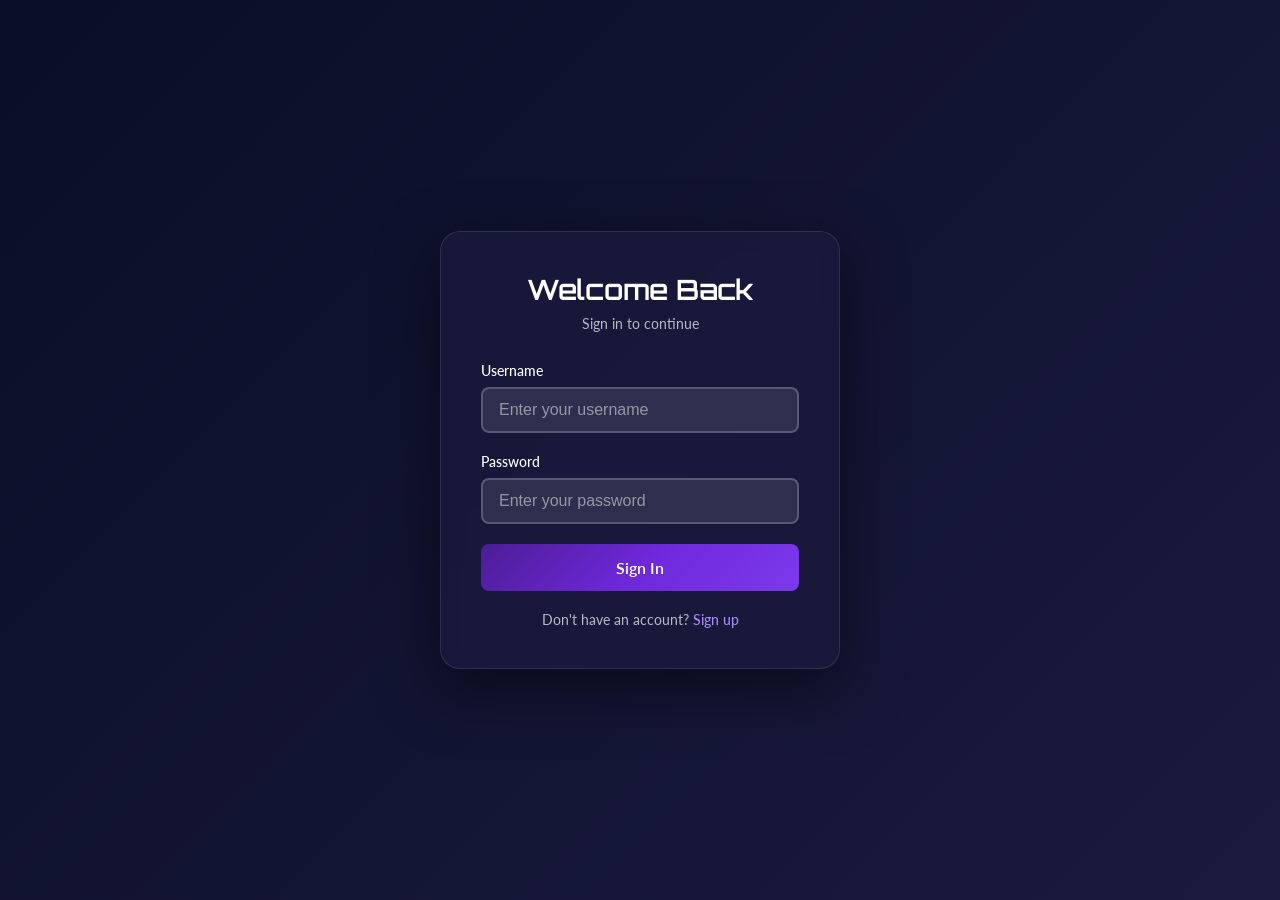
<file: templates/login.html>
<!DOCTYPE html>
<html lang="en">
<head>
    <meta charset="UTF-8">
    <meta name="viewport" content="width=device-width, initial-scale=1.0">
    <title>Login - AI Chat</title>
    <link rel="stylesheet" href="/static/css/style.css">
</head>
<body class="auth-page">
    <div class="auth-container">
        <div class="auth-card">
            <h1>Welcome Back</h1>
            <p class="auth-subtitle">Sign in to continue</p>
            
            <form id="loginForm" class="auth-form">
                <div class="form-group">
                    <label for="username">Username</label>
                    <input 
                        type="text" 
                        id="username" 
                        name="username" 
                        required 
                        autocomplete="username"
                        placeholder="Enter your username"
                    >
                </div>
                
                <div class="form-group">
                    <label for="password">Password</label>
                    <input 
                        type="password" 
                        id="password" 
                        name="password" 
                        required 
                        autocomplete="current-password"
                        placeholder="Enter your password"
                    >
                </div>
                
                <div class="error-message" id="errorMessage"></div>
                
                <button type="submit" class="auth-button" id="submitButton">
                    Sign In
                </button>
            </form>
            
            <p class="auth-footer">
                Don't have an account? <a href="/register">Sign up</a>
            </p>
        </div>
    </div>
    <script src="/static/js/auth.js"></script>
</body>
</html>
</file>
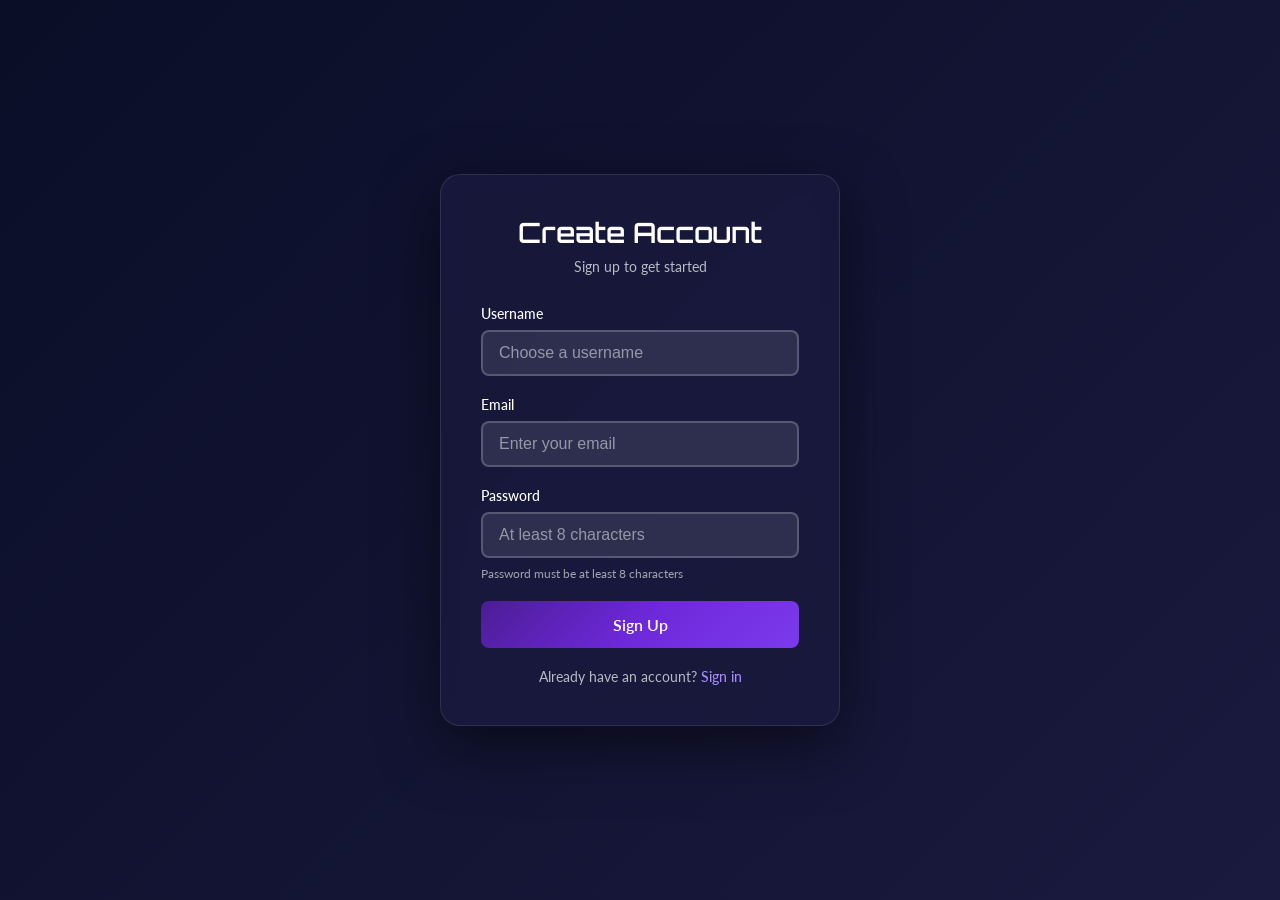
<file: templates/register.html>
<!DOCTYPE html>
<html lang="en">
<head>
    <meta charset="UTF-8">
    <meta name="viewport" content="width=device-width, initial-scale=1.0">
    <title>Register - AI Chat</title>
    <link rel="stylesheet" href="/static/css/style.css">
</head>
<body class="auth-page">
    <div class="auth-container">
        <div class="auth-card">
            <h1>Create Account</h1>
            <p class="auth-subtitle">Sign up to get started</p>
            
            <form id="registerForm" class="auth-form">
                <div class="form-group">
                    <label for="username">Username</label>
                    <input 
                        type="text" 
                        id="username" 
                        name="username" 
                        required 
                        autocomplete="username"
                        placeholder="Choose a username"
                        minlength="3"
                    >
                </div>
                
                <div class="form-group">
                    <label for="email">Email</label>
                    <input 
                        type="email" 
                        id="email" 
                        name="email" 
                        required 
                        autocomplete="email"
                        placeholder="Enter your email"
                    >
                </div>
                
                <div class="form-group">
                    <label for="password">Password</label>
                    <input 
                        type="password" 
                        id="password" 
                        name="password" 
                        required 
                        autocomplete="new-password"
                        placeholder="At least 8 characters"
                        minlength="8"
                    >
                    <small class="form-hint">Password must be at least 8 characters</small>
                </div>
                
                <div class="error-message" id="errorMessage"></div>
                
                <button type="submit" class="auth-button" id="submitButton">
                    Sign Up
                </button>
            </form>
            
            <p class="auth-footer">
                Already have an account? <a href="/login">Sign in</a>
            </p>
        </div>
    </div>
    <script src="/static/js/auth.js"></script>
</body>
</html>
</file>
<file: static/css/style.css>
@import url('https://fonts.googleapis.com/css2?family=Lato:wght@300;400;700&display=swap');

/* Science Gothic font - if you have the font files, uncomment and update the paths below */
/*
@font-face {
    font-family: 'Science Gothic';
    src: url('/static/fonts/ScienceGothic-Regular.woff2') format('woff2'),
         url('/static/fonts/ScienceGothic-Regular.woff') format('woff');
    font-weight: normal;
    font-style: normal;
}
*/

/* Using Orbitron as a similar alternative until Science Gothic is added */
@import url('https://fonts.googleapis.com/css2?family=Orbitron:wght@400;500;600;700;800;900&display=swap');

* {
    margin: 0;
    padding: 0;
    box-sizing: border-box;
}

body {
    font-family: 'Lato', -apple-system, BlinkMacSystemFont, 'Segoe UI', 'Roboto', 'Oxygen', 'Ubuntu', 'Cantarell', 'Fira Sans', 'Droid Sans', 'Helvetica Neue', sans-serif;
    margin: 0;
    padding: 0;
    height: 100vh;
    overflow: hidden;
    background: linear-gradient(135deg, #0a0e27 0%, #1a1a3e 25%, #2d1b4e 50%, #1a1a3e 75%, #0a0e27 100%);
    background-size: 400% 400%;
    animation: gradientShift 15s ease infinite;
    color: #ffffff;
}

@keyframes gradientShift {
    0% { background-position: 0% 50%; }
    50% { background-position: 100% 50%; }
    100% { background-position: 0% 50%; }
}

/* Headers, titles, and static elements use Science Gothic (Orbitron as fallback) */
h1, h2, h3, h4, h5, h6,
.chat-header h1,
.conversation-title,
.auth-card h1,
.sidebar-header,
.username {
    font-family: 'Science Gothic', 'Orbitron', sans-serif;
    font-weight: 600;
}

/* Auth Page Styles */
body.auth-page {
    background: linear-gradient(135deg, #0a0e27 0%, #1a1a3e 25%, #2d1b4e 50%, #1a1a3e 75%, #0a0e27 100%);
    background-size: 400% 400%;
    animation: gradientShift 15s ease infinite;
    display: flex;
    justify-content: center;
    align-items: center;
    padding: 20px;
}

.auth-container {
    width: 100%;
    max-width: 400px;
}

.auth-card {
    background: rgba(26, 26, 62, 0.8);
    backdrop-filter: blur(10px);
    border: 1px solid rgba(255, 255, 255, 0.1);
    border-radius: 20px;
    padding: 40px;
    box-shadow: 0 20px 60px rgba(0, 0, 0, 0.5);
}

.auth-card h1 {
    font-size: 28px;
    margin-bottom: 8px;
    color: #ffffff;
    text-align: center;
}

.auth-subtitle {
    text-align: center;
    color: rgba(255, 255, 255, 0.7);
    margin-bottom: 30px;
    font-size: 14px;
}

.auth-form {
    display: flex;
    flex-direction: column;
    gap: 20px;
}

.form-group {
    display: flex;
    flex-direction: column;
    gap: 8px;
}

.form-group label {
    font-size: 14px;
    font-weight: 500;
    color: #ffffff;
}

.form-group input {
    padding: 12px 16px;
    border: 2px solid rgba(255, 255, 255, 0.2);
    border-radius: 8px;
    font-size: 16px;
    font-family: 'Lato', inherit;
    background: rgba(255, 255, 255, 0.1);
    color: #ffffff;
    transition: border-color 0.2s, background 0.2s;
}

.form-group input::placeholder {
    color: rgba(255, 255, 255, 0.5);
}

.form-group input:focus {
    outline: none;
    border-color: #8b5cf6;
    background: rgba(255, 255, 255, 0.15);
}

.form-hint {
    font-size: 12px;
    color: rgba(255, 255, 255, 0.6);
}

.error-message {
    display: none;
    padding: 12px;
    background: rgba(220, 38, 38, 0.2);
    color: #ff6b6b;
    border: 1px solid rgba(220, 38, 38, 0.3);
    border-radius: 8px;
    font-size: 14px;
    text-align: center;
}

.auth-button {
    padding: 14px;
    background: linear-gradient(135deg, #4c1d95 0%, #6d28d9 50%, #7c3aed 100%);
    color: white;
    border: none;
    border-radius: 8px;
    font-size: 16px;
    font-weight: 600;
    cursor: pointer;
    transition: transform 0.2s, box-shadow 0.2s;
    font-family: 'Lato', sans-serif;
}

.auth-button:hover {
    transform: translateY(-2px);
    box-shadow: 0 4px 12px rgba(139, 92, 246, 0.5);
}

.auth-button:active {
    transform: translateY(0);
}

.auth-button:disabled {
    opacity: 0.6;
    cursor: not-allowed;
    transform: none;
}

.auth-footer {
    text-align: center;
    margin-top: 20px;
    font-size: 14px;
    color: rgba(255, 255, 255, 0.7);
}

.auth-footer a {
    color: #a78bfa;
    text-decoration: none;
    font-weight: 500;
}

.auth-footer a:hover {
    text-decoration: underline;
}

/* App Container with Sidebar */
.app-container {
    display: flex;
    height: 100vh;
    background: transparent;
}

/* Sidebar Styles */
.sidebar {
    width: 260px;
    background: rgba(10, 14, 39, 0.7);
    backdrop-filter: blur(10px);
    color: #ffffff;
    display: flex;
    flex-direction: column;
    border-right: 1px solid rgba(255, 255, 255, 0.1);
    transition: transform 0.3s ease;
}

.sidebar-header {
    padding: 12px;
    border-bottom: 1px solid rgba(255, 255, 255, 0.1);
}

.new-chat-button {
    width: 100%;
    padding: 12px;
    background: transparent;
    border: 1px solid rgba(255, 255, 255, 0.2);
    border-radius: 8px;
    color: #ffffff;
    font-size: 14px;
    font-family: 'Lato', sans-serif;
    cursor: pointer;
    display: flex;
    align-items: center;
    gap: 8px;
    transition: background 0.2s, border-color 0.2s;
}

.new-chat-button:hover {
    background: rgba(139, 92, 246, 0.2);
    border-color: rgba(139, 92, 246, 0.4);
}

.sidebar-content {
    flex: 1;
    overflow-y: auto;
    padding: 8px;
}

.sidebar-content::-webkit-scrollbar {
    width: 8px;
}

.sidebar-content::-webkit-scrollbar-track {
    background: transparent;
}

.sidebar-content::-webkit-scrollbar-thumb {
    background: rgba(255, 255, 255, 0.2);
    border-radius: 4px;
}

.conversations-list {
    display: flex;
    flex-direction: column;
    gap: 4px;
}

.conversation-item {
    padding: 12px;
    border-radius: 8px;
    cursor: pointer;
    display: flex;
    align-items: center;
    justify-content: space-between;
    transition: background 0.2s;
    position: relative;
}

.conversation-item:hover {
    background: rgba(139, 92, 246, 0.2);
}

.conversation-item.active {
    background: rgba(139, 92, 246, 0.3);
}

.conversation-title {
    flex: 1;
    overflow: hidden;
    text-overflow: ellipsis;
    white-space: nowrap;
    font-size: 14px;
    color: #ffffff;
    font-family: 'Lato', sans-serif;
}

.conversation-delete {
    opacity: 0;
    padding: 4px 8px;
    background: transparent;
    border: none;
    color: #ffffff;
    cursor: pointer;
    border-radius: 4px;
    transition: opacity 0.2s, background 0.2s;
}

.conversation-item:hover .conversation-delete {
    opacity: 1;
}

.conversation-delete:hover {
    background: rgba(220, 38, 38, 0.3);
}

.sidebar-footer {
    padding: 12px;
    border-top: 1px solid rgba(255, 255, 255, 0.1);
}

.user-menu {
    display: flex;
    flex-direction: column;
    gap: 8px;
}

.username {
    padding: 8px 12px;
    font-size: 14px;
    color: #ffffff;
    overflow: hidden;
    text-overflow: ellipsis;
    white-space: nowrap;
    font-family: 'Lato', sans-serif;
}

.logout-button {
    width: 100%;
    padding: 10px;
    background: transparent;
    border: 1px solid rgba(255, 255, 255, 0.2);
    border-radius: 8px;
    color: #ffffff;
    font-size: 14px;
    font-family: 'Lato', sans-serif;
    cursor: pointer;
    transition: background 0.2s, border-color 0.2s;
}

.logout-button:hover {
    background: rgba(220, 38, 38, 0.2);
    border-color: rgba(220, 38, 38, 0.4);
}

.sidebar-toggle {
    display: none;
    background: transparent;
    border: none;
    color: #ffffff;
    cursor: pointer;
    padding: 8px;
    border-radius: 4px;
    transition: background 0.2s;
}

.sidebar-toggle:hover {
    background: rgba(139, 92, 246, 0.2);
}

.chat-container {
    flex: 1;
    display: flex;
    flex-direction: column;
    background: transparent;
    overflow: hidden;
}

.chat-header {
    background: rgba(26, 26, 62, 0.5);
    backdrop-filter: blur(10px);
    color: #ffffff;
    padding: 16px 20px;
    border-bottom: 1px solid rgba(255, 255, 255, 0.1);
    display: flex;
    align-items: center;
    gap: 12px;
}

.chat-header h1 {
    font-size: 18px;
    font-weight: 600;
    margin: 0;
    flex: 1;
    color: #ffffff;
}

.chat-messages {
    flex: 1;
    overflow-y: auto;
    padding: 20px;
    display: flex;
    flex-direction: column;
    gap: 16px;
    background: transparent;
}

.chat-messages::-webkit-scrollbar {
    width: 8px;
}

.chat-messages::-webkit-scrollbar-track {
    background: rgba(255, 255, 255, 0.05);
}

.chat-messages::-webkit-scrollbar-thumb {
    background: rgba(255, 255, 255, 0.2);
    border-radius: 4px;
}

.chat-messages::-webkit-scrollbar-thumb:hover {
    background: rgba(255, 255, 255, 0.3);
}

.message {
    display: flex;
    max-width: 85%;
    animation: fadeIn 0.3s ease-in;
}

@keyframes fadeIn {
    from {
        opacity: 0;
        transform: translateY(10px);
    }
    to {
        opacity: 1;
        transform: translateY(0);
    }
}

.user-message {
    align-self: flex-end;
    justify-content: flex-end;
}

.ai-message {
    align-self: flex-start;
    justify-content: flex-start;
}

.message-content {
    padding: 12px 16px;
    border-radius: 18px;
    line-height: 1.5;
    word-wrap: break-word;
    white-space: pre-wrap;
    font-family: 'Lato', sans-serif;
}

.user-message .message-content {
    background: linear-gradient(135deg, #4c1d95 0%, #6d28d9 50%, #7c3aed 100%);
    color: white;
    border-bottom-right-radius: 4px;
}

.ai-message .message-content {
    background: rgba(255, 255, 255, 0.1);
    backdrop-filter: blur(10px);
    color: #ffffff;
    border: 1px solid rgba(255, 255, 255, 0.1);
    border-bottom-left-radius: 4px;
}

/* Code block styles */
.message-content .code-block-wrapper {
    position: relative;
    margin: 6px 0;
}

.message-content .code-block {
    margin: 0;
    padding: 16px;
    background: rgba(0, 0, 0, 0.4);
    border: 1px solid rgba(255, 255, 255, 0.15);
    border-radius: 8px;
    overflow-x: auto;
    font-family: 'Consolas', 'Monaco', 'Courier New', monospace;
    font-size: 14px;
    line-height: 1.5;
    position: relative;
    overflow-y: visible;
}

.message-content .copy-code-button {
    position: absolute;
    bottom: 8px;
    right: 8px;
    background: rgba(26, 26, 62, 0.8);
    backdrop-filter: blur(10px);
    border: 1px solid rgba(255, 255, 255, 0.2);
    border-radius: 6px;
    padding: 6px 8px;
    cursor: pointer;
    color: #ffffff;
    opacity: 0;
    transition: opacity 0.2s, background 0.2s, border-color 0.2s;
    z-index: 10;
    display: flex;
    align-items: center;
    justify-content: center;
}

.message-content .code-block-wrapper:hover .copy-code-button {
    opacity: 1;
}

.message-content .copy-code-button:hover {
    background: rgba(139, 92, 246, 0.3);
    border-color: rgba(139, 92, 246, 0.5);
}

.message-content .copy-code-button:active {
    transform: scale(0.95);
}

.message-content .copy-code-button.copied {
    background: rgba(34, 197, 94, 0.3);
    border-color: rgba(34, 197, 94, 0.5);
    opacity: 1;
}

.message-content .code-block code {
    font-family: 'Consolas', 'Monaco', 'Courier New', monospace;
    color: #e0e0e0;
    background: transparent;
    padding: 0;
    border-radius: 0;
    white-space: pre;
    display: block;
}

.user-message .message-content .code-block {
    background: rgba(0, 0, 0, 0.3);
    border-color: rgba(255, 255, 255, 0.2);
}

/* Inline code styles */
.message-content .inline-code {
    font-family: 'Consolas', 'Monaco', 'Courier New', monospace;
    font-size: 0.9em;
    padding: 2px 6px;
    background: rgba(0, 0, 0, 0.3);
    border: 1px solid rgba(255, 255, 255, 0.15);
    border-radius: 4px;
    color: #a78bfa;
    white-space: nowrap;
}

.message-content .streaming-cursor {
    display: inline-block;
    width: 2px;
    height: 1.2em;
    background: #a78bfa;
    margin-left: 2px;
    animation: blink 1s infinite;
}

@keyframes blink {
    0%, 50% {
        opacity: 1;
    }
    51%, 100% {
        opacity: 0;
    }
}

.chat-input-container {
    padding: 20px;
    background: rgba(26, 26, 62, 0.5);
    backdrop-filter: blur(10px);
    border-top: 1px solid rgba(255, 255, 255, 0.1);
}

.input-wrapper {
    display: flex;
    gap: 12px;
    align-items: flex-end;
    background: rgba(255, 255, 255, 0.1);
    backdrop-filter: blur(10px);
    border-radius: 24px;
    padding: 8px 12px;
    border: 2px solid rgba(255, 255, 255, 0.1);
    transition: border-color 0.2s, background 0.2s;
}

.input-wrapper:focus-within {
    border-color: #8b5cf6;
    background: rgba(255, 255, 255, 0.15);
}

#messageInput {
    flex: 1;
    border: none;
    outline: none;
    background: transparent;
    resize: none;
    font-size: 16px;
    font-family: 'Lato', sans-serif;
    color: #ffffff;
    padding: 8px 0;
    max-height: 150px;
    overflow-y: auto;
    line-height: 1.5;
}

#messageInput::placeholder {
    color: rgba(255, 255, 255, 0.5);
}

.send-button {
    background: linear-gradient(135deg, #4c1d95 0%, #6d28d9 50%, #7c3aed 100%);
    border: none;
    border-radius: 50%;
    width: 40px;
    height: 40px;
    display: flex;
    align-items: center;
    justify-content: center;
    cursor: pointer;
    color: white;
    transition: transform 0.2s, box-shadow 0.2s;
    flex-shrink: 0;
}

.send-button:hover {
    transform: scale(1.05);
    box-shadow: 0 4px 12px rgba(139, 92, 246, 0.5);
}

.send-button:active {
    transform: scale(0.95);
}

.send-button:disabled {
    opacity: 0.5;
    cursor: not-allowed;
    transform: none;
}

@media (max-width: 768px) {
    .sidebar {
        position: fixed;
        left: 0;
        top: 0;
        height: 100vh;
        z-index: 1000;
        transform: translateX(-100%);
    }
    
    .sidebar.open {
        transform: translateX(0);
    }
    
    .sidebar-toggle {
        display: block;
    }
    
    .message {
        max-width: 90%;
    }
}
</file>
